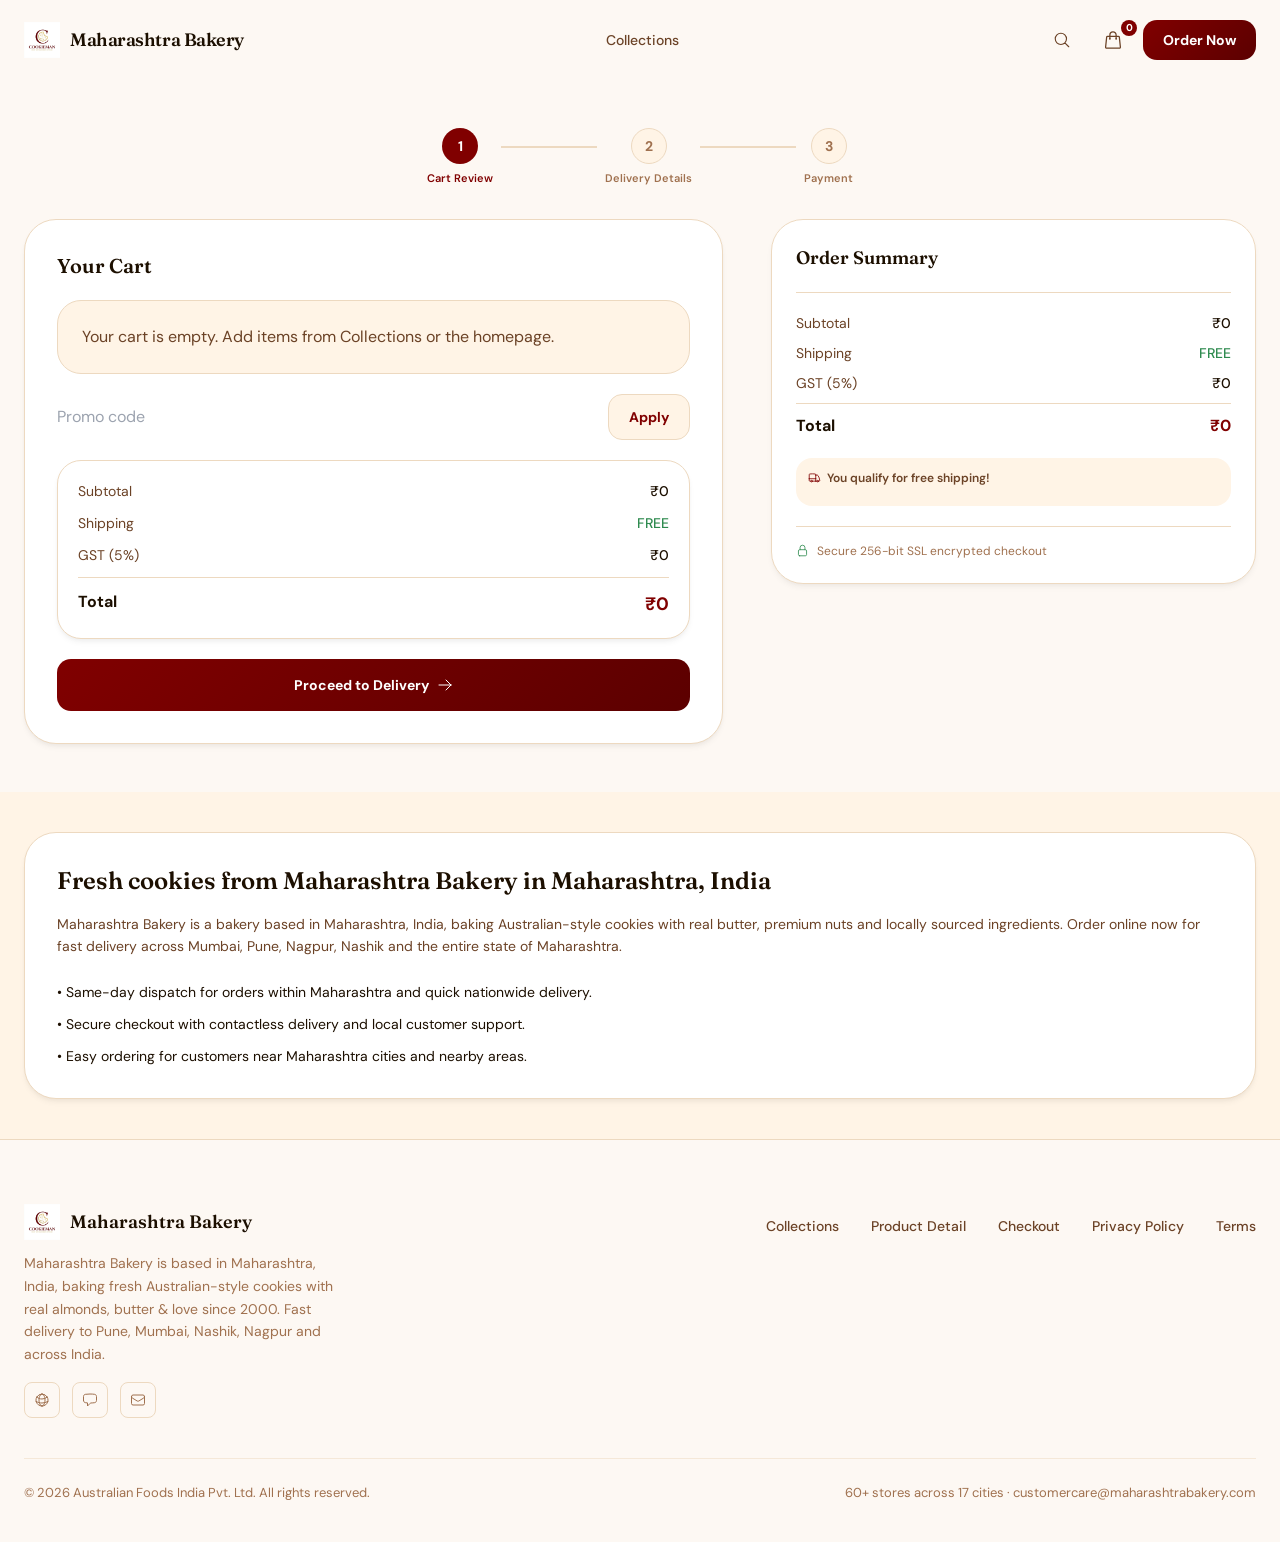
<file: checkout.html>
<!doctype html>
<html lang="en">

<head>
  <meta charset="utf-8" />
  <meta name="viewport" content="width=device-width, initial-scale=1" />

  <title>Checkout — Maharashtra Bakery | Maharashtra, India</title>
  <meta name="description"
    content="Secure checkout for Maharashtra Bakery in Maharashtra, India. Fresh baked cookies delivered across Pune, Mumbai, Nashik and all of India." />
  <meta property="og:title" content="Maharashtra Bakery — Premium Artisan Cookies" />
  <meta property="og:description"
    content="Fresh-baked Australian cookies, 50+ varieties. Real ingredients, delivered to your door." />
  <meta property="og:image" content="assets/images/logo.png" />
  <meta property="og:image:width" content="1200" />
  <meta property="og:image:height" content="630" />
  <meta name="twitter:card" content="summary_large_image" />
  <meta name="twitter:title" content="Maharashtra Bakery — Premium Artisan Cookies" />
  <meta name="twitter:description"
    content="Fresh-baked Australian cookies, 50+ varieties. Real ingredients, delivered to your door." />
  <meta name="twitter:image" content="assets/images/logo.png" />
  <meta name="twitter:image:width" content="1200" />
  <meta name="twitter:image:height" content="630" />

  <link
    href="https://fonts.googleapis.com/css2?family=Fraunces:ital,opsz,wght@0,9..144,300;0,9..144,400;0,9..144,600;0,9..144,700;1,9..144,400;1,9..144,600&family=DM+Sans:ital,opsz,wght@0,9..40,300;0,9..40,400;0,9..40,500;0,9..40,600;0,9..40,700;1,9..40,400&display=swap"
    rel="stylesheet">
  <link rel="stylesheet" href="style.css">
  <style>
    .removing-cart-item {
      opacity: 0;
      transform: translateX(15px);
      transition: opacity .22s ease, transform .22s ease;
    }

    .remove-btn svg {
      display: inline-block;
      min-width: 14px;
      min-height: 14px;
    }

    #orderConfirmationScreen.order-confirmation-screen {
      display: flex;
      align-items: center;
      justify-content: center;
    }

    #orderConfirmationScreen.order-confirmation-screen.hidden {
      display: none;
    }
  </style>
</head>

<body>
  <div class="min-h-screen bg-brand-bg">
    <header class="fixed top-0 left-0 right-0 z-50 transition-all duration-500 py-2 bg-transparent">
      <div class="max-w-7xl mx-auto px-4 sm:px-6 h-16 flex items-center justify-between gap-4">
        <a class="flex items-center gap-2.5 flex-shrink-0 group" href="index.html">
          <div class="flex items-center transition-transform group-hover:scale-105">
            <img alt="Logo" width="36" height="36" class="flex-shrink-0" style="color: transparent"
              src="assets/images/logo.png" />
          </div>
          <span
            class="font-display font-semibold text-lg text-brand-foreground tracking-tight hidden sm:block">Maharashtra
            Bakery</span>
        </a>
        <nav class="hidden lg:flex items-center gap-1">
          <a class="px-4 py-2 text-sm font-medium text-brand-muted hover:text-primary transition-colors rounded-lg hover:bg-brand-surface"
            href="collections.html">Collections</a>

        </nav>
        <div class="flex items-center gap-2">
          <button
            class="hidden sm:flex items-center gap-1.5 px-3 py-2 text-sm font-medium text-brand-muted hover:text-primary transition-colors rounded-lg hover:bg-brand-surface"
            aria-label="Search">
            <svg xmlns="http://www.w3.org/2000/svg" fill="none" viewBox="0 0 24 24" stroke-width="1.5"
              stroke="currentColor" aria-hidden="true" width="18" height="18" class=" ">
              <path stroke-linecap="round" stroke-linejoin="round"
                d="m21 21-5.197-5.197m0 0A7.5 7.5 0 1 0 5.196 5.196a7.5 7.5 0 0 0 10.607 10.607Z"></path>
            </svg>
          </button>
          <a class="relative flex items-center gap-1.5 px-3 py-2 text-sm font-medium text-brand-muted hover:text-primary transition-colors rounded-lg hover:bg-brand-surface"
            aria-label="Cart with 2 items" href="checkout.html">
            <svg xmlns="http://www.w3.org/2000/svg" fill="none" viewBox="0 0 24 24" stroke-width="1.5"
              stroke="currentColor" aria-hidden="true" width="20" height="20" class=" ">
              <path stroke-linecap="round" stroke-linejoin="round"
                d="M15.75 10.5V6a3.75 3.75 0 1 0-7.5 0v4.5m11.356-1.993 1.263 12c.07.665-.45 1.243-1.119 1.243H4.25a1.125 1.125 0 0 1-1.12-1.243l1.264-12A1.125 1.125 0 0 1 5.513 7.5h12.974c.576 0 1.059.435 1.119 1.007ZM8.625 10.5a.375.375 0 1 1-.75 0 .375.375 0 0 1 .75 0Zm7.5 0a.375.375 0 1 1-.75 0 .375.375 0 0 1 .75 0Z">
              </path>
            </svg>
            <span
              class="absolute -top-0.5 -right-0.5 w-4 h-4 bg-primary text-white text-[10px] font-bold rounded-full flex items-center justify-center">2</span>
          </a>
          <a class="hidden sm:flex btn-primary items-center gap-1.5 px-5 py-2.5 text-sm font-bold rounded-xl text-white"
            href="checkout.html">Order Now</a>
          <button
            class="lg:hidden flex items-center justify-center w-10 h-10 rounded-lg hover:bg-brand-surface transition-colors"
            aria-label="Open menu" aria-expanded="false">
            <svg xmlns="http://www.w3.org/2000/svg" fill="none" viewBox="0 0 24 24" stroke-width="1.5"
              stroke="currentColor" aria-hidden="true" width="22" height="22" class="text-brand-foreground">
              <path stroke-linecap="round" stroke-linejoin="round" d="M3.75 6.75h16.5M3.75 12h16.5m-16.5 5.25h16.5">
              </path>
            </svg>
          </button>
        </div>
      </div>
    </header>
    <div class="backdrop hidden fixed inset-0 z-40 bg-brand-dark/40 backdrop-blur-sm lg:hidden"></div>
    <div
      class="mobile-menu hidden fixed top-0 right-0 bottom-0 w-72 z-50 bg-brand-bg shadow-float lg:hidden flex flex-col">
      <div class="flex items-center justify-between p-5 border-b border-brand-border">
        <div class="flex items-center gap-2">
          <div class="flex items-center">
            <img alt="Logo" width="32" height="32" class="flex-shrink-0" style="color: transparent"
              src="assets/images/logo.png" />
          </div>
          <span class="font-display font-semibold text-base text-brand-foreground">Maharashtra Bakery</span>
        </div>
        <button class="w-9 h-9 flex items-center justify-center rounded-lg hover:bg-brand-surface transition-colors"
          aria-label="Close menu">
          <svg xmlns="http://www.w3.org/2000/svg" fill="none" viewBox="0 0 24 24" stroke-width="1.5"
            stroke="currentColor" aria-hidden="true" width="20" height="20" class="text-brand-muted">
            <path stroke-linecap="round" stroke-linejoin="round" d="M6 18 18 6M6 6l12 12"></path>
          </svg>
        </button>
      </div>
      <nav class="flex-1 p-5 space-y-1">
        <a class="flex items-center gap-3 px-4 py-3.5 text-base font-medium text-brand-muted hover:text-primary hover:bg-brand-surface rounded-xl transition-colors min-h-[44px]"
          href="collections.html">Collections</a>

      </nav>
      <div class="p-5 border-t border-brand-border space-y-3">
        <a class="btn-primary flex items-center justify-center gap-2 w-full py-3.5 text-sm font-bold rounded-xl text-white"
          href="checkout.html">
          <svg xmlns="http://www.w3.org/2000/svg" fill="none" viewBox="0 0 24 24" stroke-width="1.5"
            stroke="currentColor" aria-hidden="true" width="18" height="18" class=" ">
            <path stroke-linecap="round" stroke-linejoin="round"
              d="M15.75 10.5V6a3.75 3.75 0 1 0-7.5 0v4.5m11.356-1.993 1.263 12c.07.665-.45 1.243-1.119 1.243H4.25a1.125 1.125 0 0 1-1.12-1.243l1.264-12A1.125 1.125 0 0 1 5.513 7.5h12.974c.576 0 1.059.435 1.119 1.007ZM8.625 10.5a.375.375 0 1 1-.75 0 .375.375 0 0 1 .75 0Zm7.5 0a.375.375 0 1 1-.75 0 .375.375 0 0 1 .75 0Z">
            </path>
          </svg>View Cart (2)</a>
      </div>
    </div>
    <main class="pt-20">
      <div class="max-w-7xl mx-auto px-4 sm:px-6 py-8 sm:py-12">
        <div class="flex items-center justify-center gap-0 mb-8">
          <div class="flex flex-col items-center gap-1.5">
            <div
              class="w-9 h-9 rounded-full flex items-center justify-center text-sm font-bold transition-all bg-primary text-white animate-pulse-ring">
              1
            </div>
            <span class="text-[11px] font-semibold transition-colors hidden sm:block text-primary">Cart Review</span>
          </div>
          <div class="w-16 sm:w-24 h-0.5 mx-2 mb-5 transition-colors bg-brand-border"></div>
          <div class="flex flex-col items-center gap-1.5">
            <div
              class="w-9 h-9 rounded-full flex items-center justify-center text-sm font-bold transition-all bg-brand-surface text-brand-subtle border border-brand-border">
              2
            </div>
            <span class="text-[11px] font-semibold transition-colors hidden sm:block text-brand-subtle">Delivery
              Details</span>
          </div>
          <div class="w-16 sm:w-24 h-0.5 mx-2 mb-5 transition-colors bg-brand-border"></div>
          <div class="flex flex-col items-center gap-1.5">
            <div
              class="w-9 h-9 rounded-full flex items-center justify-center text-sm font-bold transition-all bg-brand-surface text-brand-subtle border border-brand-border">
              3
            </div>
            <span class="text-[11px] font-semibold transition-colors hidden sm:block text-brand-subtle">Payment</span>
          </div>
        </div>
        <div class="grid lg:grid-cols-12 gap-8 lg:gap-12 items-start">
          <div class="lg:col-span-7">
            <div class="bg-white rounded-4xl border border-brand-border shadow-card p-6 sm:p-8">
              <div class="space-y-5">
                <h2 class="font-display text-xl font-semibold text-brand-foreground">
                  Your Cart
                </h2>
                <div class="space-y-4" data-cart-items>
                  <div class="flex gap-4 bg-white rounded-3xl p-4 border border-brand-border shadow-card">
                    <div
                      class="w-20 h-20 rounded-2xl overflow-hidden flex-shrink-0 bg-brand-surface border border-brand-border-light">
                      <img alt="Almond Fingers cookies pack 250g" loading="lazy" width="80" height="80"
                        class="w-full h-full object-cover bg-gray-200" style="color: transparent"
                        src="https://img.rocket.new/generatedImages/rocket_gen_img_1a6d489c5-1776011036028.png" />
                    </div>
                    <div class="flex-1 min-w-0">
                      <p class="text-sm font-semibold text-brand-foreground leading-snug">
                        Almond Fingers
                      </p>
                      <p class="text-xs text-brand-subtle mt-0.5">250g</p>
                      <div class="flex items-center justify-between mt-3">
                        <div class="flex items-center gap-0 border border-brand-border rounded-xl overflow-hidden">
                          <button class="qty-btn w-9 h-9 flex items-center justify-center text-brand-muted"
                            aria-label="Decrease">
                            <svg xmlns="http://www.w3.org/2000/svg" fill="none" viewBox="0 0 24 24" stroke-width="1.5"
                              stroke="currentColor" aria-hidden="true" width="14" height="14" class=" ">
                              <path stroke-linecap="round" stroke-linejoin="round" d="M5 12h14"></path>
                            </svg>
                          </button>
                          <span
                            class="w-9 h-9 flex items-center justify-center text-sm font-bold text-brand-foreground border-x border-brand-border">2</span>
                          <button class="qty-btn w-9 h-9 flex items-center justify-center text-brand-muted"
                            aria-label="Increase">
                            <svg xmlns="http://www.w3.org/2000/svg" fill="none" viewBox="0 0 24 24" stroke-width="1.5"
                              stroke="currentColor" aria-hidden="true" width="14" height="14" class=" ">
                              <path stroke-linecap="round" stroke-linejoin="round" d="M12 4.5v15m7.5-7.5h-15"></path>
                            </svg>
                          </button>
                        </div>
                        <p class="text-base font-bold text-brand-foreground">
                          ₹790
                        </p>
                      </div>
                    </div>
                  </div>
                  <div class="flex gap-4 bg-white rounded-3xl p-4 border border-brand-border shadow-card">
                    <div
                      class="w-20 h-20 rounded-2xl overflow-hidden flex-shrink-0 bg-brand-surface border border-brand-border-light">
                      <img alt="Festive Cookie Gift Tin 500g" loading="lazy" width="80" height="80"
                        class="w-full h-full object-cover bg-gray-200" style="color: transparent"
                        src="https://images.unsplash.com/photo-1610897799366-318af40adad8" />
                    </div>
                    <div class="flex-1 min-w-0">
                      <p class="text-sm font-semibold text-brand-foreground leading-snug">
                        Festive Cookie Tin
                      </p>
                      <p class="text-xs text-brand-subtle mt-0.5">500g</p>
                      <div class="flex items-center justify-between mt-3">
                        <div class="flex items-center gap-0 border border-brand-border rounded-xl overflow-hidden">
                          <button class="qty-btn w-9 h-9 flex items-center justify-center text-brand-muted"
                            aria-label="Decrease">
                            <svg xmlns="http://www.w3.org/2000/svg" fill="none" viewBox="0 0 24 24" stroke-width="1.5"
                              stroke="currentColor" aria-hidden="true" width="14" height="14" class=" ">
                              <path stroke-linecap="round" stroke-linejoin="round" d="M5 12h14"></path>
                            </svg>
                          </button>
                          <span
                            class="w-9 h-9 flex items-center justify-center text-sm font-bold text-brand-foreground border-x border-brand-border">1</span>
                          <button class="qty-btn w-9 h-9 flex items-center justify-center text-brand-muted"
                            aria-label="Increase">
                            <svg xmlns="http://www.w3.org/2000/svg" fill="none" viewBox="0 0 24 24" stroke-width="1.5"
                              stroke="currentColor" aria-hidden="true" width="14" height="14" class=" ">
                              <path stroke-linecap="round" stroke-linejoin="round" d="M12 4.5v15m7.5-7.5h-15"></path>
                            </svg>
                          </button>
                        </div>
                        <p class="text-base font-bold text-brand-foreground">
                          ₹799
                        </p>
                      </div>
                    </div>
                  </div>
                </div>
                <div class="flex gap-2">
                  <input type="text" placeholder="Promo code" class="form-input flex-1" aria-label="Promo code" />
                  <button class="btn-secondary px-5 py-3 text-sm font-bold rounded-xl flex-shrink-0 min-h-[44px]">
                    Apply
                  </button>
                </div>
                <div class="bg-white rounded-3xl p-5 border border-brand-border shadow-card space-y-3">
                  <div class="flex justify-between text-sm text-brand-muted">
                    <span>Subtotal</span>
                    <span class="font-medium text-brand-foreground">₹1,589</span>
                  </div>
                  <div class="flex justify-between text-sm text-brand-muted">
                    <span>Shipping</span>
                    <span class="font-medium text-success">FREE</span>
                  </div>
                  <div class="flex justify-between text-sm text-brand-muted">
                    <span>GST (5%)</span>
                    <span class="font-medium text-brand-foreground">₹79</span>
                  </div>
                  <div class="h-px bg-brand-border"></div>
                  <div class="flex justify-between text-base font-bold text-brand-foreground">
                    <span>Total</span>
                    <span class="text-primary text-lg">₹1,668</span>
                  </div>
                </div>
                <button id="proceedToDeliveryButton" type="button"
                  class="btn-primary w-full flex items-center justify-center gap-2 py-4 text-sm font-bold rounded-2xl text-white">
                  Proceed to Delivery<svg xmlns="http://www.w3.org/2000/svg" fill="none" viewBox="0 0 24 24"
                    stroke-width="1.5" stroke="currentColor" aria-hidden="true" width="16" height="16" class=" ">
                    <path stroke-linecap="round" stroke-linejoin="round" d="M13.5 4.5 21 12m0 0-7.5 7.5M21 12H3"></path>
                  </svg>
                </button>
              </div>
            </div>
          </div>
          <div class="lg:col-span-5">
            <div class="bg-white rounded-4xl border border-brand-border shadow-card p-6 space-y-5 lg:sticky lg:top-24">
              <h3 class="font-display text-lg font-semibold text-brand-foreground">
                Order Summary
              </h3>
              <div class="space-y-4" data-order-summary-items>
                <div class="flex gap-3 items-center">
                  <div
                    class="relative w-14 h-14 rounded-2xl overflow-hidden flex-shrink-0 bg-brand-surface border border-brand-border-light">
                    <img alt="Almond Fingers cookies pack 250g" loading="lazy" width="56" height="56"
                      class="w-full h-full object-cover bg-gray-200" style="color: transparent"
                      src="https://img.rocket.new/generatedImages/rocket_gen_img_1a6d489c5-1776011036028.png" />
                    <span
                      class="absolute -top-1.5 -right-1.5 w-5 h-5 bg-primary text-white text-[10px] font-bold rounded-full flex items-center justify-center">2</span>
                  </div>
                  <div class="flex-1 min-w-0">
                    <p class="text-sm font-medium text-brand-foreground truncate">
                      Almond Fingers
                    </p>
                    <p class="text-xs text-brand-subtle">250g</p>
                  </div>
                  <p class="text-sm font-bold text-brand-foreground flex-shrink-0">
                    ₹790
                  </p>
                </div>
                <div class="flex gap-3 items-center">
                  <div
                    class="relative w-14 h-14 rounded-2xl overflow-hidden flex-shrink-0 bg-brand-surface border border-brand-border-light">
                    <img alt="Festive Cookie Gift Tin 500g" loading="lazy" width="56" height="56"
                      class="w-full h-full object-cover bg-gray-200" style="color: transparent"
                      src="https://images.unsplash.com/photo-1610897799366-318af40adad8" />
                    <span
                      class="absolute -top-1.5 -right-1.5 w-5 h-5 bg-primary text-white text-[10px] font-bold rounded-full flex items-center justify-center">1</span>
                  </div>
                  <div class="flex-1 min-w-0">
                    <p class="text-sm font-medium text-brand-foreground truncate">
                      Festive Cookie Tin
                    </p>
                    <p class="text-xs text-brand-subtle">500g</p>
                  </div>
                  <p class="text-sm font-bold text-brand-foreground flex-shrink-0">
                    ₹799
                  </p>
                </div>
              </div>
              <div class="h-px bg-brand-border"></div>
              <div class="space-y-2.5">
                <div class="flex justify-between text-sm text-brand-muted">
                  <span>Subtotal</span>
                  <span class="font-medium text-brand-foreground">₹1,589</span>
                </div>
                <div class="flex justify-between text-sm text-brand-muted">
                  <span>Shipping</span>
                  <span class="font-medium text-success">FREE</span>
                </div>
                <div class="flex justify-between text-sm text-brand-muted">
                  <span>GST (5%)</span>
                  <span class="font-medium text-brand-foreground">₹79</span>
                </div>
                <div class="h-px bg-brand-border"></div>
                <div class="flex justify-between text-base font-bold text-brand-foreground">
                  <span>Total</span>
                  <span class="text-primary">₹1,668</span>
                </div>
              </div>
              <div class="bg-brand-surface rounded-2xl p-3 space-y-2">
                <p class="text-xs font-semibold text-brand-muted flex items-center gap-1.5">
                  <svg xmlns="http://www.w3.org/2000/svg" fill="none" viewBox="0 0 24 24" stroke-width="1.5"
                    stroke="currentColor" aria-hidden="true" width="13" height="13" class="text-primary">
                    <path stroke-linecap="round" stroke-linejoin="round"
                      d="M8.25 18.75a1.5 1.5 0 0 1-3 0m3 0a1.5 1.5 0 0 0-3 0m3 0h6m-9 0H3.375a1.125 1.125 0 0 1-1.125-1.125V14.25m17.25 4.5a1.5 1.5 0 0 1-3 0m3 0a1.5 1.5 0 0 0-3 0m3 0h1.125c.621 0 1.129-.504 1.09-1.124a17.902 17.902 0 0 0-3.213-9.193 2.056 2.056 0 0 0-1.58-.86H14.25M16.5 18.75h-2.25m0-11.177v-.958c0-.568-.422-1.048-.987-1.106a48.554 48.554 0 0 0-10.026 0 1.106 1.106 0 0 0-.987 1.106v7.635m12-6.677v6.677m0 4.5v-4.5m0 0h-12">
                    </path>
                  </svg>You qualify for free shipping!
                </p>
                <div class="progress-bar">
                  <div class="progress-fill" style="width: 100%"></div>
                </div>
              </div>
              <div class="flex items-center gap-2 text-xs text-brand-subtle border-t border-brand-border pt-4">
                <svg xmlns="http://www.w3.org/2000/svg" fill="none" viewBox="0 0 24 24" stroke-width="1.5"
                  stroke="currentColor" aria-hidden="true" width="13" height="13" class="text-success flex-shrink-0">
                  <path stroke-linecap="round" stroke-linejoin="round"
                    d="M16.5 10.5V6.75a4.5 4.5 0 1 0-9 0v3.75m-.75 11.25h10.5a2.25 2.25 0 0 0 2.25-2.25v-6.75a2.25 2.25 0 0 0-2.25-2.25H6.75a2.25 2.25 0 0 0-2.25 2.25v6.75a2.25 2.25 0 0 0 2.25 2.25Z">
                  </path>
                </svg>Secure 256-bit SSL encrypted checkout
              </div>
            </div>
          </div>
        </div>
      </div>
    </main>
    <section class="bg-brand-surface py-10">
      <div class="max-w-7xl mx-auto px-4 sm:px-6">
        <div class="bg-white rounded-4xl border border-brand-border shadow-card p-6 sm:p-8">
          <h2 class="font-display text-2xl font-semibold text-brand-foreground">
            Fresh cookies from Maharashtra Bakery in Maharashtra, India
          </h2>
          <p class="mt-4 text-sm sm:text-base text-brand-muted leading-relaxed max-w-3xl">
            Maharashtra Bakery is a bakery based in Maharashtra, India, baking Australian-style cookies with real
            butter, premium nuts and locally sourced ingredients. Order online now for fast delivery across Mumbai,
            Pune, Nagpur, Nashik and the entire state of Maharashtra.
          </p>
          <ul class="mt-6 space-y-3 text-sm text-brand-foreground">
            <li>• Same-day dispatch for orders within Maharashtra and quick nationwide delivery.</li>
            <li>• Secure checkout with contactless delivery and local customer support.</li>
            <li>• Easy ordering for customers near Maharashtra cities and nearby areas.</li>
          </ul>
        </div>
      </div>
    </section>
    <section id="orderConfirmationScreen" class="hidden order-confirmation-screen"
      style="min-height:calc(100vh - 6rem); padding:2rem 1rem;">
      <div class="bg-white rounded-4xl border border-brand-border shadow-card p-8 text-center max-w-3xl w-full mx-auto"
        style="margin:0 auto;">
        <div
          class="mx-auto mb-6 w-16 h-16 rounded-full bg-success/10 text-success flex items-center justify-center text-3xl font-bold">
          ✓
        </div>
        <h2 class="font-display text-3xl font-semibold text-brand-foreground">
          Order Confirmed
        </h2>
        <p class="mt-4 text-brand-muted">
          Thank you for placing your order. Your payment will be processed securely.
        </p>
        <p class="mt-4 text-lg text-brand-foreground">
          Your order ID is <span id="orderIdText" class="font-semibold">CM000000</span>
        </p>
        <button id="continueShoppingBtn" class="mt-8 btn-primary px-8 py-3 rounded-xl text-white w-full sm:w-auto">
          Continue Shopping
        </button>
      </div>
    </section>
    <footer class="border-t border-brand-border bg-brand-bg pt-16 pb-10">
      <div class="max-w-7xl mx-auto px-4 sm:px-6">
        <div class="flex flex-col sm:flex-row sm:items-start sm:justify-between gap-8 mb-10">
          <div class="flex flex-col gap-3 max-w-xs">
            <a class="flex items-center gap-2.5 group w-fit" href="index.html">
              <div class="flex items-center transition-transform group-hover:scale-105">
                <img alt="Logo" width="36" height="36" class="flex-shrink-0" style="color: transparent"
                  src="assets/images/logo.png" />
              </div>
              <span class="font-display font-semibold text-lg text-brand-foreground">Maharashtra Bakery</span>
            </a>
            <p class="text-sm text-brand-subtle leading-relaxed">
              Maharashtra Bakery is based in Maharashtra, India, baking fresh
              Australian-style cookies with real almonds, butter &amp; love
              since 2000. Fast delivery to Pune, Mumbai, Nashik, Nagpur and
              across India.
            </p>
            <div class="flex items-center gap-3 mt-1">
              <a href="checkout#" aria-label="Instagram"
                class="w-9 h-9 flex items-center justify-center rounded-lg border border-brand-border text-brand-subtle hover:text-primary hover:border-primary transition-colors">
                <svg xmlns="http://www.w3.org/2000/svg" fill="none" viewBox="0 0 24 24" stroke-width="1.5"
                  stroke="currentColor" aria-hidden="true" width="16" height="16" class=" ">
                  <path stroke-linecap="round" stroke-linejoin="round"
                    d="M12 21a9.004 9.004 0 0 0 8.716-6.747M12 21a9.004 9.004 0 0 1-8.716-6.747M12 21c2.485 0 4.5-4.03 4.5-9S14.485 3 12 3m0 18c-2.485 0-4.5-4.03-4.5-9S9.515 3 12 3m0 0a8.997 8.997 0 0 1 7.843 4.582M12 3a8.997 8.997 0 0 0-7.843 4.582m15.686 0A11.953 11.953 0 0 1 12 10.5c-2.998 0-5.74-1.1-7.843-2.918m15.686 0A8.959 8.959 0 0 1 21 12c0 .778-.099 1.533-.284 2.253m0 0A17.919 17.919 0 0 1 12 16.5c-3.162 0-6.133-.815-8.716-2.247m0 0A9.015 9.015 0 0 1 3 12c0-1.605.42-3.113 1.157-4.418">
                  </path>
                </svg>
              </a>
              <a href="checkout#" aria-label="Twitter"
                class="w-9 h-9 flex items-center justify-center rounded-lg border border-brand-border text-brand-subtle hover:text-primary hover:border-primary transition-colors">
                <svg xmlns="http://www.w3.org/2000/svg" fill="none" viewBox="0 0 24 24" stroke-width="1.5"
                  stroke="currentColor" aria-hidden="true" width="16" height="16" class=" ">
                  <path stroke-linecap="round" stroke-linejoin="round"
                    d="M2.25 12.76c0 1.6 1.123 2.994 2.707 3.227 1.087.16 2.185.283 3.293.369V21l4.076-4.076a1.526 1.526 0 0 1 1.037-.443 48.282 48.282 0 0 0 5.68-.494c1.584-.233 2.707-1.626 2.707-3.228V6.741c0-1.602-1.123-2.995-2.707-3.228A48.394 48.394 0 0 0 12 3c-2.392 0-4.744.175-7.043.513C3.373 3.746 2.25 5.14 2.25 6.741v6.018Z">
                  </path>
                </svg>
              </a>
              <a href="mailto:customercare@maharashtrabakery.com" aria-label="Email"
                class="w-9 h-9 flex items-center justify-center rounded-lg border border-brand-border text-brand-subtle hover:text-primary hover:border-primary transition-colors">
                <svg xmlns="http://www.w3.org/2000/svg" fill="none" viewBox="0 0 24 24" stroke-width="1.5"
                  stroke="currentColor" aria-hidden="true" width="16" height="16" class=" ">
                  <path stroke-linecap="round" stroke-linejoin="round"
                    d="M21.75 6.75v10.5a2.25 2.25 0 0 1-2.25 2.25h-15a2.25 2.25 0 0 1-2.25-2.25V6.75m19.5 0A2.25 2.25 0 0 0 19.5 4.5h-15a2.25 2.25 0 0 0-2.25 2.25m19.5 0v.243a2.25 2.25 0 0 1-1.07 1.916l-7.5 4.615a2.25 2.25 0 0 1-2.36 0L3.32 8.91a2.25 2.25 0 0 1-1.07-1.916V6.75">
                  </path>
                </svg>
              </a>
            </div>
          </div>
          <nav class="flex flex-wrap gap-x-8 gap-y-3 sm:justify-end">
            <a class="text-sm font-medium text-brand-muted hover:text-primary transition-colors min-h-[44px] flex items-center"
              href="collections.html">Collections</a>
            <a class="text-sm font-medium text-brand-muted hover:text-primary transition-colors min-h-[44px] flex items-center"
              href="product-detail.html">Product Detail</a>
            <a class="text-sm font-medium text-brand-muted hover:text-primary transition-colors min-h-[44px] flex items-center"
              href="checkout.html">Checkout</a>
            <a class="text-sm font-medium text-brand-muted hover:text-primary transition-colors min-h-[44px] flex items-center"
              href="index.html">Privacy Policy</a>
            <a class="text-sm font-medium text-brand-muted hover:text-primary transition-colors min-h-[44px] flex items-center"
              href="index.html">Terms</a>
          </nav>
        </div>
        <div
          class="pt-6 border-t border-brand-border-light flex flex-col sm:flex-row sm:items-center sm:justify-between gap-3">
          <p class="text-[13px] text-brand-subtle">
            © 2026 Australian Foods India Pvt. Ltd. All rights reserved.
          </p>
          <p class="text-[13px] text-brand-subtle">
            60+ stores across 17 cities · customercare@maharashtrabakery.com
          </p>
        </div>
      </div>
    </footer>
  </div>
  <script src="app.js" defer></script>
</body>

</html>
</file>
<file: style.css>
/*! tailwindcss v3.4.1 | MIT License | https://tailwindcss.com*/*,:after,:before{box-sizing:border-box;border:0 solid #e5e7eb}:after,:before{--tw-content:""}:host,html{line-height:1.5;-webkit-text-size-adjust:100%;-moz-tab-size:4;-o-tab-size:4;tab-size:4;font-family:DM Sans,sans-serif;font-feature-settings:normal;font-variation-settings:normal;-webkit-tap-highlight-color:transparent}body{margin:0;line-height:inherit}hr{height:0;color:inherit;border-top-width:1px}abbr:where([title]){-webkit-text-decoration:underline dotted;text-decoration:underline dotted}h1,h2,h3,h4,h5,h6{font-size:inherit;font-weight:inherit}a{color:inherit;text-decoration:inherit}b,strong{font-weight:bolder}code,kbd,pre,samp{font-family:ui-monospace,SFMono-Regular,Menlo,Monaco,Consolas,Liberation Mono,Courier New,monospace;font-feature-settings:normal;font-variation-settings:normal;font-size:1em}small{font-size:80%}sub,sup{font-size:75%;line-height:0;position:relative;vertical-align:initial}sub{bottom:-.25em}sup{top:-.5em}table{text-indent:0;border-color:inherit;border-collapse:collapse}button,input,optgroup,select,textarea{font-family:inherit;font-feature-settings:inherit;font-variation-settings:inherit;font-size:100%;font-weight:inherit;line-height:inherit;color:inherit;margin:0;padding:0}button,select{text-transform:none}[type=button],[type=reset],[type=submit],button{-webkit-appearance:button;appearance:button;background-color:initial;background-image:none}:-moz-focusring{outline:auto}:-moz-ui-invalid{box-shadow:none}progress{vertical-align:initial}::-webkit-inner-spin-button,::-webkit-outer-spin-button{height:auto}[type=search]{-webkit-appearance:textfield;appearance:textfield;outline-offset:-2px}::-webkit-search-decoration{-webkit-appearance:none;appearance:none}::-webkit-file-upload-button{-webkit-appearance:button;appearance:button;font:inherit}summary{display:list-item}blockquote,dd,dl,figure,h1,h2,h3,h4,h5,h6,hr,p,pre{margin:0}fieldset{margin:0}fieldset,legend{padding:0}menu,ol,ul{list-style:none;margin:0;padding:0}dialog{padding:0}textarea{resize:vertical}input::-moz-placeholder,textarea::-moz-placeholder{opacity:1;color:#9ca3af}input::placeholder,textarea::placeholder{opacity:1;color:#9ca3af}[role=button],button{cursor:pointer}:disabled{cursor:default}audio,canvas,embed,iframe,img,object,svg,video{display:block}img,video{max-width:100%;height:auto}[hidden]{display:none}*,::backdrop,:after,:before{--tw-border-spacing-x:0;--tw-border-spacing-y:0;--tw-translate-x:0;--tw-translate-y:0;--tw-rotate:0;--tw-skew-x:0;--tw-skew-y:0;--tw-scale-x:1;--tw-scale-y:1;--tw-pan-x: ;--tw-pan-y: ;--tw-pinch-zoom: ;--tw-scroll-snap-strictness:proximity;--tw-gradient-from-position: ;--tw-gradient-via-position: ;--tw-gradient-to-position: ;--tw-ordinal: ;--tw-slashed-zero: ;--tw-numeric-figure: ;--tw-numeric-spacing: ;--tw-numeric-fraction: ;--tw-ring-inset: ;--tw-ring-offset-width:0px;--tw-ring-offset-color:#fff;--tw-ring-color:#3b82f680;--tw-ring-offset-shadow:0 0 #0000;--tw-ring-shadow:0 0 #0000;--tw-shadow:0 0 #0000;--tw-shadow-colored:0 0 #0000;--tw-blur: ;--tw-brightness: ;--tw-contrast: ;--tw-grayscale: ;--tw-hue-rotate: ;--tw-invert: ;--tw-saturate: ;--tw-sepia: ;--tw-drop-shadow: ;--tw-backdrop-blur: ;--tw-backdrop-brightness: ;--tw-backdrop-contrast: ;--tw-backdrop-grayscale: ;--tw-backdrop-hue-rotate: ;--tw-backdrop-invert: ;--tw-backdrop-opacity: ;--tw-backdrop-saturate: ;--tw-backdrop-sepia: }.pointer-events-none{pointer-events:none}.visible{visibility:visible}.static{position:static}.fixed{position:fixed}.absolute{position:absolute}.relative{position:relative}.sticky{position:sticky}.inset-0{inset:0}.inset-x-0{left:0;right:0}.-right-0{right:0}.-right-0\.5{right:-.125rem}.-right-1{right:-.25rem}.-right-1\.5{right:-.375rem}.-right-2{right:-.5rem}.-top-0{top:0}.-top-0\.5{top:-.125rem}.-top-1{top:-.25rem}.-top-1\.5{top:-.375rem}.-top-2{top:-.5rem}.bottom-0{bottom:0}.bottom-4{bottom:1rem}.bottom-6{bottom:1.5rem}.left-0{left:0}.left-1\/2{left:50%}.left-3{left:.75rem}.left-4{left:1rem}.left-5{left:1.25rem}.left-\[22\%\]{left:22%}.right-0{right:0}.right-3{right:.75rem}.right-4{right:1rem}.right-5{right:1.25rem}.top-0{top:0}.top-1\/2{top:50%}.top-16{top:4rem}.top-24{top:6rem}.top-3{top:.75rem}.top-4{top:1rem}.top-5{top:1.25rem}.top-\[18\%\]{top:18%}.-z-10{z-index:-10}.z-10{z-index:10}.z-20{z-index:20}.z-30{z-index:30}.z-40{z-index:40}.z-50{z-index:50}.mx-2{margin-left:.5rem;margin-right:.5rem}.mx-auto{margin-left:auto;margin-right:auto}.my-2{margin-top:.5rem;margin-bottom:.5rem}.-mt-3{margin-top:-.75rem}.mb-1{margin-bottom:.25rem}.mb-1\.5{margin-bottom:.375rem}.mb-10{margin-bottom:2.5rem}.mb-12{margin-bottom:3rem}.mb-16{margin-bottom:4rem}.mb-2{margin-bottom:.5rem}.mb-3{margin-bottom:.75rem}.mb-4{margin-bottom:1rem}.mb-5{margin-bottom:1.25rem}.mb-6{margin-bottom:1.5rem}.mb-8{margin-bottom:2rem}.ml-1{margin-left:.25rem}.ml-1\.5{margin-left:.375rem}.ml-auto{margin-left:auto}.mr-1{margin-right:.25rem}.mt-0{margin-top:0}.mt-0\.5{margin-top:.125rem}.mt-1{margin-top:.25rem}.mt-2{margin-top:.5rem}.mt-3{margin-top:.75rem}.mt-4{margin-top:1rem}.mt-6{margin-top:1.5rem}.mt-8{margin-top:2rem}.block{display:block}.inline{display:inline}.flex{display:flex}.inline-flex{display:inline-flex}.grid{display:grid}.hidden{display:none}.aspect-\[16\/7\]{aspect-ratio:16/7}.aspect-\[3\/4\]{aspect-ratio:3/4}.aspect-\[4\/3\]{aspect-ratio:4/3}.aspect-\[4\/5\]{aspect-ratio:4/5}.aspect-square{aspect-ratio:1/1}.h-0{height:0}.h-0\.5{height:.125rem}.h-1{height:.25rem}.h-1\.5{height:.375rem}.h-10{height:2.5rem}.h-11{height:2.75rem}.h-14{height:3.5rem}.h-16{height:4rem}.h-20{height:5rem}.h-24{height:6rem}.h-4{height:1rem}.h-5{height:1.25rem}.h-8{height:2rem}.h-9{height:2.25rem}.h-\[400px\]{height:400px}.h-\[480px\]{height:480px}.h-\[60\%\]{height:60%}.h-\[600px\]{height:600px}.h-\[85\%\]{height:85%}.h-full{height:100%}.h-px{height:1px}.min-h-\[44px\]{min-height:44px}.min-h-screen{min-height:100vh}.w-1{width:.25rem}.w-1\.5{width:.375rem}.w-10{width:2.5rem}.w-11{width:2.75rem}.w-12{width:3rem}.w-14{width:3.5rem}.w-16{width:4rem}.w-20{width:5rem}.w-3{width:.75rem}.w-4{width:1rem}.w-5{width:1.25rem}.w-6{width:1.5rem}.w-72{width:18rem}.w-8{width:2rem}.w-9{width:2.25rem}.w-\[400px\]{width:400px}.w-\[42\%\]{width:42%}.w-\[52\%\]{width:52%}.w-\[55\%\]{width:55%}.w-\[600px\]{width:600px}.w-\[62\%\]{width:62%}.w-\[65\%\]{width:65%}.w-fit{width:-moz-fit-content;width:fit-content}.w-full{width:100%}.w-px{width:1px}.min-w-0{min-width:0}.max-w-2xl{max-width:42rem}.max-w-7xl{max-width:80rem}.max-w-lg{max-width:32rem}.max-w-xl{max-width:36rem}.max-w-xs{max-width:20rem}.flex-1{flex:1 1 0%}.flex-shrink-0{flex-shrink:0}.-translate-x-1\/2{--tw-translate-x:-50%}.-translate-x-1\/2,.-translate-y-1\/2{transform:translate(var(--tw-translate-x),var(--tw-translate-y)) rotate(var(--tw-rotate)) skewX(var(--tw-skew-x)) skewY(var(--tw-skew-y)) scaleX(var(--tw-scale-x)) scaleY(var(--tw-scale-y))}.-translate-y-1\/2{--tw-translate-y:-50%}.cursor-pointer{cursor:pointer}.cursor-zoom-in{cursor:zoom-in}.grid-cols-1{grid-template-columns:repeat(1,minmax(0,1fr))}.grid-cols-2{grid-template-columns:repeat(2,minmax(0,1fr))}.flex-col{flex-direction:column}.flex-wrap{flex-wrap:wrap}.items-start{align-items:flex-start}.items-end{align-items:flex-end}.items-center{align-items:center}.items-baseline{align-items:baseline}.justify-center{justify-content:center}.justify-between{justify-content:space-between}.gap-0{gap:0}.gap-0\.5{gap:.125rem}.gap-1{gap:.25rem}.gap-1\.5{gap:.375rem}.gap-10{gap:2.5rem}.gap-12{gap:3rem}.gap-2{gap:.5rem}.gap-2\.5{gap:.625rem}.gap-3{gap:.75rem}.gap-4{gap:1rem}.gap-5{gap:1.25rem}.gap-6{gap:1.5rem}.gap-8{gap:2rem}.gap-px{gap:1px}.gap-x-8{-moz-column-gap:2rem;column-gap:2rem}.gap-y-3{row-gap:.75rem}.space-y-1>:not([hidden])~:not([hidden]){--tw-space-y-reverse:0;margin-top:calc(.25rem*(1 - var(--tw-space-y-reverse)));margin-bottom:calc(.25rem*var(--tw-space-y-reverse))}.space-y-2>:not([hidden])~:not([hidden]){--tw-space-y-reverse:0;margin-top:calc(.5rem*(1 - var(--tw-space-y-reverse)));margin-bottom:calc(.5rem*var(--tw-space-y-reverse))}.space-y-2\.5>:not([hidden])~:not([hidden]){--tw-space-y-reverse:0;margin-top:calc(.625rem*(1 - var(--tw-space-y-reverse)));margin-bottom:calc(.625rem*var(--tw-space-y-reverse))}.space-y-3>:not([hidden])~:not([hidden]){--tw-space-y-reverse:0;margin-top:calc(.75rem*(1 - var(--tw-space-y-reverse)));margin-bottom:calc(.75rem*var(--tw-space-y-reverse))}.space-y-4>:not([hidden])~:not([hidden]){--tw-space-y-reverse:0;margin-top:calc(1rem*(1 - var(--tw-space-y-reverse)));margin-bottom:calc(1rem*var(--tw-space-y-reverse))}.space-y-5>:not([hidden])~:not([hidden]){--tw-space-y-reverse:0;margin-top:calc(1.25rem*(1 - var(--tw-space-y-reverse)));margin-bottom:calc(1.25rem*var(--tw-space-y-reverse))}.space-y-6>:not([hidden])~:not([hidden]){--tw-space-y-reverse:0;margin-top:calc(1.5rem*(1 - var(--tw-space-y-reverse)));margin-bottom:calc(1.5rem*var(--tw-space-y-reverse))}.space-y-8>:not([hidden])~:not([hidden]){--tw-space-y-reverse:0;margin-top:calc(2rem*(1 - var(--tw-space-y-reverse)));margin-bottom:calc(2rem*var(--tw-space-y-reverse))}.overflow-hidden{overflow:hidden}.overflow-x-auto{overflow-x:auto}.truncate{overflow:hidden;text-overflow:ellipsis;white-space:nowrap}.rounded-2xl{border-radius:1rem}.rounded-3xl{border-radius:1.5rem}.rounded-4xl{border-radius:2rem}.rounded-full{border-radius:9999px}.rounded-lg{border-radius:.5rem}.rounded-xl{border-radius:.75rem}.rounded-l-2xl{border-top-left-radius:1rem;border-bottom-left-radius:1rem}.rounded-r-2xl{border-top-right-radius:1rem;border-bottom-right-radius:1rem}.border{border-width:1px}.border-2{border-width:2px}.border-x{border-left-width:1px;border-right-width:1px}.border-b{border-bottom-width:1px}.border-t{border-top-width:1px}.border-brand-border{border-color:var(--border)}.border-brand-border-light{border-color:var(--border-light)}.border-primary{border-color:var(--primary)}.bg-accent{background-color:var(--accent)}.bg-brand-bg{background-color:var(--bg)}.bg-brand-border{background-color:var(--border)}.bg-brand-foreground{background-color:var(--foreground)}.bg-brand-surface{background-color:var(--surface)}.bg-gray-200{--tw-bg-opacity:1;background-color:rgb(229 231 235/var(--tw-bg-opacity))}.bg-primary{background-color:var(--primary)}.bg-success{background-color:var(--success)}.bg-transparent{background-color:initial}.bg-white{--tw-bg-opacity:1;background-color:rgb(255 255 255/var(--tw-bg-opacity))}.bg-white\/20{background-color:#fff3}.bg-white\/50{background-color:#ffffff80}.bg-white\/80{background-color:#fffc}.bg-gradient-to-t{background-image:linear-gradient(to top,var(--tw-gradient-stops))}.via-transparent{--tw-gradient-to:#0000 var(--tw-gradient-to-position);--tw-gradient-stops:var(--tw-gradient-from),#0000 var(--tw-gradient-via-position),var(--tw-gradient-to)}.to-transparent{--tw-gradient-to:#0000 var(--tw-gradient-to-position)}.object-cover{-o-object-fit:cover;object-fit:cover}.p-2{padding:.5rem}.p-3{padding:.75rem}.p-4{padding:1rem}.p-5{padding:1.25rem}.p-6{padding:1.5rem}.p-7{padding:1.75rem}.p-8{padding:2rem}.px-1{padding-left:.25rem;padding-right:.25rem}.px-1\.5{padding-left:.375rem;padding-right:.375rem}.px-2{padding-left:.5rem;padding-right:.5rem}.px-2\.5{padding-left:.625rem;padding-right:.625rem}.px-3{padding-left:.75rem;padding-right:.75rem}.px-3\.5{padding-left:.875rem;padding-right:.875rem}.px-4{padding-left:1rem;padding-right:1rem}.px-5{padding-left:1.25rem;padding-right:1.25rem}.px-7{padding-left:1.75rem;padding-right:1.75rem}.py-0{padding-top:0;padding-bottom:0}.py-0\.5{padding-top:.125rem;padding-bottom:.125rem}.py-1{padding-top:.25rem;padding-bottom:.25rem}.py-1\.5{padding-top:.375rem;padding-bottom:.375rem}.py-10{padding-top:2.5rem;padding-bottom:2.5rem}.py-12{padding-top:3rem;padding-bottom:3rem}.py-16{padding-top:4rem;padding-bottom:4rem}.py-2{padding-top:.5rem;padding-bottom:.5rem}.py-2\.5{padding-top:.625rem;padding-bottom:.625rem}.py-3{padding-top:.75rem;padding-bottom:.75rem}.py-3\.5{padding-top:.875rem;padding-bottom:.875rem}.py-4{padding-top:1rem;padding-bottom:1rem}.py-6{padding-top:1.5rem;padding-bottom:1.5rem}.py-8{padding-top:2rem;padding-bottom:2rem}.pb-0{padding-bottom:0}.pb-0\.5{padding-bottom:.125rem}.pb-1{padding-bottom:.25rem}.pb-10{padding-bottom:2.5rem}.pb-12{padding-bottom:3rem}.pb-8{padding-bottom:2rem}.pt-16{padding-top:4rem}.pt-2{padding-top:.5rem}.pt-20{padding-top:5rem}.pt-24{padding-top:6rem}.pt-4{padding-top:1rem}.pt-5{padding-top:1.25rem}.pt-6{padding-top:1.5rem}.pt-8{padding-top:2rem}.text-center{text-align:center}.text-right{text-align:right}.font-display{font-family:Fraunces,serif}.text-2xl{font-size:1.5rem;line-height:2rem}.text-3xl{font-size:1.875rem;line-height:2.25rem}.text-4xl{font-size:2.25rem;line-height:2.5rem}.text-6xl{font-size:3.75rem;line-height:1}.text-\[10px\]{font-size:10px}.text-\[11px\]{font-size:11px}.text-\[13px\]{font-size:13px}.text-\[9px\]{font-size:9px}.text-base{font-size:1rem;line-height:1.5rem}.text-lg{font-size:1.125rem;line-height:1.75rem}.text-sm{font-size:.875rem;line-height:1.25rem}.text-xl{font-size:1.25rem;line-height:1.75rem}.text-xs{font-size:.75rem;line-height:1rem}.font-bold{font-weight:700}.font-medium{font-weight:500}.font-semibold{font-weight:600}.uppercase{text-transform:uppercase}.italic{font-style:italic}.leading-relaxed{line-height:1.625}.leading-snug{line-height:1.375}.leading-tight{line-height:1.25}.tracking-\[0\.3em\]{letter-spacing:.3em}.tracking-tight{letter-spacing:-.025em}.tracking-widest{letter-spacing:.1em}.text-accent{color:var(--accent)}.text-brand-border{color:var(--border)}.text-brand-foreground{color:var(--foreground)}.text-brand-muted{color:var(--foreground-muted)}.text-brand-subtle{color:var(--foreground-subtle)}.text-primary{color:var(--primary)}.text-success{color:var(--success)}.text-white{--tw-text-opacity:1;color:rgb(255 255 255/var(--tw-text-opacity))}.line-through{text-decoration-line:line-through}.opacity-0{opacity:0}.shadow-card{--tw-shadow:0 4px 6px -1px #1c0f000d,0 2px 4px -1px #1c0f0008;--tw-shadow-colored:0 4px 6px -1px var(--tw-shadow-color),0 2px 4px -1px var(--tw-shadow-color)}.shadow-card,.shadow-float{box-shadow:var(--tw-ring-offset-shadow,0 0 #0000),var(--tw-ring-shadow,0 0 #0000),var(--tw-shadow)}.shadow-float{--tw-shadow:0 20px 25px -5px #1c0f001a,0 10px 10px -5px #1c0f000a;--tw-shadow-colored:0 20px 25px -5px var(--tw-shadow-color),0 10px 10px -5px var(--tw-shadow-color)}.outline-none{outline:2px solid #0000;outline-offset:2px}.blur-\[100px\]{--tw-blur:blur(100px)}.blur-\[100px\],.blur-\[120px\]{filter:var(--tw-blur) var(--tw-brightness) var(--tw-contrast) var(--tw-grayscale) var(--tw-hue-rotate) var(--tw-invert) var(--tw-saturate) var(--tw-sepia) var(--tw-drop-shadow)}.blur-\[120px\]{--tw-blur:blur(120px)}.backdrop-blur-sm{--tw-backdrop-blur:blur(4px)}.backdrop-blur-sm,.backdrop-blur-xl{-webkit-backdrop-filter:var(--tw-backdrop-blur) var(--tw-backdrop-brightness) var(--tw-backdrop-contrast) var(--tw-backdrop-grayscale) var(--tw-backdrop-hue-rotate) var(--tw-backdrop-invert) var(--tw-backdrop-opacity) var(--tw-backdrop-saturate) var(--tw-backdrop-sepia);backdrop-filter:var(--tw-backdrop-blur) var(--tw-backdrop-brightness) var(--tw-backdrop-contrast) var(--tw-backdrop-grayscale) var(--tw-backdrop-hue-rotate) var(--tw-backdrop-invert) var(--tw-backdrop-opacity) var(--tw-backdrop-saturate) var(--tw-backdrop-sepia)}.backdrop-blur-xl{--tw-backdrop-blur:blur(24px)}.transition-all{transition-property:all;transition-timing-function:cubic-bezier(.4,0,.2,1);transition-duration:.15s}.transition-colors{transition-property:color,background-color,border-color,text-decoration-color,fill,stroke;transition-timing-function:cubic-bezier(.4,0,.2,1);transition-duration:.15s}.transition-opacity{transition-property:opacity;transition-timing-function:cubic-bezier(.4,0,.2,1);transition-duration:.15s}.transition-transform{transition-property:transform;transition-timing-function:cubic-bezier(.4,0,.2,1);transition-duration:.15s}.duration-500{transition-duration:.5s}:root{--primary:maroon;--primary-dark:#5c0000;--primary-light:brown;--accent:#f5a623;--accent-light:#fbbf24;--accent-dark:#d4890a;--bg:#fdf8f3;--surface:#fff4e6;--surface-2:#fef0d9;--foreground:#1c0f00;--foreground-muted:#6b4226;--foreground-subtle:#a0714f;--dark:#2d1800;--border:#edd9c0;--border-light:#f5e8d8;--success:#2d8a4e;--error:#c0392b}.font-display{font-family:Fraunces,serif}.btn-primary{background:linear-gradient(135deg,var(--primary) 0,var(--primary-dark) 100%);color:#fff;font-weight:700;border-radius:14px;transition:all .3s ease}.btn-secondary{background:var(--surface);color:var(--primary);border:1.5px solid var(--border);border-radius:14px}.glass{background:#fff4e6bf;-webkit-backdrop-filter:blur(14px);backdrop-filter:blur(14px);border:1px solid #edd9c099}.reveal-hidden{opacity:0;transform:translateY(28px);transition:opacity .7s cubic-bezier(.22,1,.36,1),transform .7s cubic-bezier(.22,1,.36,1)}.reveal-hidden.is-visible{opacity:1;transform:none}.bg-success{background-color:var(--success)}.hover\:border-primary:hover{border-color:var(--primary)}.hover\:bg-amber-50:hover{--tw-bg-opacity:1;background-color:rgb(255 251 235/var(--tw-bg-opacity))}.hover\:bg-brand-surface:hover{background-color:var(--surface)}.hover\:bg-orange-50:hover{--tw-bg-opacity:1;background-color:rgb(255 247 237/var(--tw-bg-opacity))}.hover\:bg-primary:hover{background-color:var(--primary)}.hover\:bg-stone-50:hover{--tw-bg-opacity:1;background-color:rgb(250 250 249/var(--tw-bg-opacity))}.hover\:bg-white\/90:hover{background-color:#ffffffe6}.hover\:bg-yellow-50:hover{--tw-bg-opacity:1;background-color:rgb(254 252 232/var(--tw-bg-opacity))}.hover\:text-primary:hover{color:var(--primary)}.hover\:text-primary-dark:hover{color:var(--primary-dark)}.hover\:text-white:hover{--tw-text-opacity:1;color:rgb(255 255 255/var(--tw-text-opacity))}.focus\:ring-2:focus{--tw-ring-offset-shadow:var(--tw-ring-inset) 0 0 0 var(--tw-ring-offset-width) var(--tw-ring-offset-color);--tw-ring-shadow:var(--tw-ring-inset) 0 0 0 calc(2px + var(--tw-ring-offset-width)) var(--tw-ring-color);box-shadow:var(--tw-ring-offset-shadow),var(--tw-ring-shadow),var(--tw-shadow,0 0 #0000)}.group:hover .group-hover\:translate-x-1{--tw-translate-x:0.25rem}.group:hover .group-hover\:scale-105,.group:hover .group-hover\:translate-x-1{transform:translate(var(--tw-translate-x),var(--tw-translate-y)) rotate(var(--tw-rotate)) skewX(var(--tw-skew-x)) skewY(var(--tw-skew-y)) scaleX(var(--tw-scale-x)) scaleY(var(--tw-scale-y))}.group:hover .group-hover\:scale-105{--tw-scale-x:1.05;--tw-scale-y:1.05}.group:hover .group-hover\:scale-110{--tw-scale-x:1.1;--tw-scale-y:1.1;transform:translate(var(--tw-translate-x),var(--tw-translate-y)) rotate(var(--tw-rotate)) skewX(var(--tw-skew-x)) skewY(var(--tw-skew-y)) scaleX(var(--tw-scale-x)) scaleY(var(--tw-scale-y))}.group:hover .group-hover\:bg-primary{background-color:var(--primary)}.group:hover .group-hover\:text-white,.group\/btn:hover .group-hover\/btn\:text-white{--tw-text-opacity:1;color:rgb(255 255 255/var(--tw-text-opacity))}.group:hover .group-hover\:opacity-100{opacity:1}@media (min-width:640px){.sm\:col-span-2{grid-column:span 2/span 2}.sm\:block{display:block}.sm\:inline{display:inline}.sm\:flex{display:flex}.sm\:aspect-\[21\/9\]{aspect-ratio:21/9}.sm\:aspect-square{aspect-ratio:1/1}.sm\:h-24{height:6rem}.sm\:h-\[460px\]{height:460px}.sm\:h-\[520px\]{height:520px}.sm\:w-24{width:6rem}.sm\:grid-cols-2{grid-template-columns:repeat(2,minmax(0,1fr))}.sm\:grid-cols-3{grid-template-columns:repeat(3,minmax(0,1fr))}.sm\:grid-cols-4{grid-template-columns:repeat(4,minmax(0,1fr))}.sm\:flex-row{flex-direction:row}.sm\:items-start{align-items:flex-start}.sm\:items-center{align-items:center}.sm\:justify-end{justify-content:flex-end}.sm\:justify-between{justify-content:space-between}.sm\:gap-6{gap:1.5rem}.sm\:gap-8{gap:2rem}.sm\:p-8{padding:2rem}.sm\:px-6{padding-left:1.5rem;padding-right:1.5rem}.sm\:py-10{padding-top:2.5rem;padding-bottom:2.5rem}.sm\:py-12{padding-top:3rem;padding-bottom:3rem}.sm\:py-14{padding-top:3.5rem;padding-bottom:3.5rem}.sm\:py-16{padding-top:4rem;padding-bottom:4rem}.sm\:py-20{padding-top:5rem;padding-bottom:5rem}.sm\:text-3xl{font-size:1.875rem;line-height:2.25rem}}@media (min-width:768px){.md\:flex-row{flex-direction:row}.md\:items-end{align-items:flex-end}}@media (min-width:1024px){.lg\:sticky{position:sticky}.lg\:top-24{top:6rem}.lg\:col-span-2{grid-column:span 2/span 2}.lg\:col-span-4{grid-column:span 4/span 4}.lg\:col-span-5{grid-column:span 5/span 5}.lg\:col-span-6{grid-column:span 6/span 6}.lg\:col-span-7{grid-column:span 7/span 7}.lg\:col-span-8{grid-column:span 8/span 8}.lg\:flex{display:flex}.lg\:hidden{display:none}.lg\:grid-cols-12{grid-template-columns:repeat(12,minmax(0,1fr))}.lg\:grid-cols-3{grid-template-columns:repeat(3,minmax(0,1fr))}.lg\:grid-cols-4{grid-template-columns:repeat(4,minmax(0,1fr))}.lg\:gap-12{gap:3rem}.lg\:gap-16{gap:4rem}}
/* Hero Section Full Background Video */
.hero-section {
  position: relative;
  width: 100%;
  min-height: 100vh;
  display: flex;
  align-items: center;
  justify-content: center;
  background: #1a1a1a;
}

.hero-section video {
  position: absolute !important;
  top: 0;
  left: 0;
  width: 100% !important;
  height: 100% !important;
  object-fit: cover;
  object-position: center;
  display: block;
  background-color: #000;
  will-change: transform;
  -webkit-backface-visibility: hidden;
  backface-visibility: hidden;
  z-index: 1;
}

/* Premium Video Animations and Effects */
.hero-video-container {
  animation: slideInRight 0.8s cubic-bezier(0.22, 1, 0.36, 1) forwards;
  position: relative;
  width: 100%;
  height: 100%;
}

.hero-video-container video {
  width: 100%;
  height: 100%;
  object-fit: cover;
  display: block;
  background-color: #f5f5f5;
  will-change: transform;
  -webkit-backface-visibility: hidden;
  backface-visibility: hidden;
}

/* Ensure video plays smoothly on mobile */
@supports (aspect-ratio: auto) {
  .hero-video-container {
    aspect-ratio: auto;
  }
}
@keyframes slideInRight {
  from {
    opacity: 0;
    transform: translateX(30px);
  }
  to {
    opacity: 1;
    transform: translateX(0);
  }
}

@keyframes slideInLeft {
  from {
    opacity: 0;
    transform: translateX(-30px);
  }
  to {
    opacity: 1;
    transform: translateX(0);
  }
}

@keyframes fadeInUp {
  from {
    opacity: 0;
    transform: translateY(20px);
  }
  to {
    opacity: 1;
    transform: translateY(0);
  }
}

@keyframes scaleIn {
  from {
    opacity: 0;
    transform: scale(0.95);
  }
  to {
    opacity: 1;
    transform: scale(1);
  }
}

/* Apply animations to hero video */
.hero-video-container {
  animation: slideInRight 0.8s cubic-bezier(0.22, 1, 0.36, 1) forwards;
}

/* Image animations */
.product-img-wrap {
  transition: transform 0.5s cubic-bezier(0.22, 1, 0.36, 1);
}

.collection-card:hover .product-img-wrap {
  transform: scale(1.05);
}

/* Premium shadow effects */
.shadow-warm-md {
  box-shadow: 0 10px 15px -3px rgba(28, 15, 0, 0.08);
}

/* Text gradient effect */
.text-gradient {
  background: linear-gradient(135deg, #8b4513 0%, #d2691e 100%);
  -webkit-background-clip: text;
  -webkit-text-fill-color: transparent;
  background-clip: text;
}

/* Floating animation for badges */
@keyframes floating {
  0%, 100% {
    transform: translateY(0px);
  }
  50% {
    transform: translateY(-8px);
  }
}

.animate-float {
  animation: floating 3s ease-in-out infinite;
}

/* Smooth transitions for interactive elements */
a, button {
  transition: all 0.3s cubic-bezier(0.4, 0, 0.2, 1);
}

/* Video container responsive sizing */
@media (max-width: 1024px) {
  .hero-video-container {
    min-height: 300px;
  }
}

@media (max-width: 640px) {
  .hero-video-container {
    min-height: 250px;
    width: 100% !important;
    height: auto !important;
  }
}

/* Smooth scrollbar styling */
.scrollbar-hide::-webkit-scrollbar {
  display: none;
}

.scrollbar-hide {
  -ms-overflow-style: none;
  scrollbar-width: none;
}

/* Premium Header Styles */
header.scrolled {
  background-color: rgba(253, 248, 243, 0.95) !important;
  backdrop-filter: blur(12px);
  -webkit-backdrop-filter: blur(12px);
  box-shadow: 0 4px 6px -1px rgba(28, 15, 0, 0.05);
  border-bottom: 1px solid rgba(237, 217, 192, 0.5);
}

/* Home Header Transparent State (Text white over dark video) */
.header-transparent-dark-bg:not(.scrolled) .text-brand-foreground {
  color: #ffffff !important;
}
.header-transparent-dark-bg:not(.scrolled) .text-brand-muted {
  color: rgba(255, 255, 255, 0.8) !important;
}
.header-transparent-dark-bg:not(.scrolled) .text-brand-muted:hover,
.header-transparent-dark-bg:not(.scrolled) .hover\:text-primary:hover {
  color: #ffffff !important;
}
.header-transparent-dark-bg:not(.scrolled) .hover\:bg-brand-surface:hover {
  background-color: rgba(255, 255, 255, 0.15) !important;
}

.header-transparent-dark-bg:not(.scrolled) svg {
  color: #ffffff !important;
}


.text-shadow-premium {
  text-shadow: 0 4px 12px rgba(0,0,0,0.4), 0 2px 4px rgba(0,0,0,0.6);
}
.text-shadow-strong {
  text-shadow: 0 4px 16px rgba(0,0,0,0.8), 0 2px 8px rgba(0,0,0,0.6);
}


.hero-offset-text {
  display: block;
  transform: translateX(5%);
}
@media (min-width: 640px) {
  .hero-offset-text {
    transform: translateX(4rem);
  }
}
@media (min-width: 1024px) {
  .hero-offset-text {
    transform: translateX(10rem);
  }
}
.hero-title {
  font-size: clamp(2.2rem, 8vw, 6rem) !important;
}

/* Missing utility classes to fix layout glitches */
.appearance-none {
  -webkit-appearance: none;
  appearance: none;
}

.whitespace-nowrap {
  white-space: nowrap;
}

.inset-y-0 {
  top: 0;
  bottom: 0;
}
</file>
